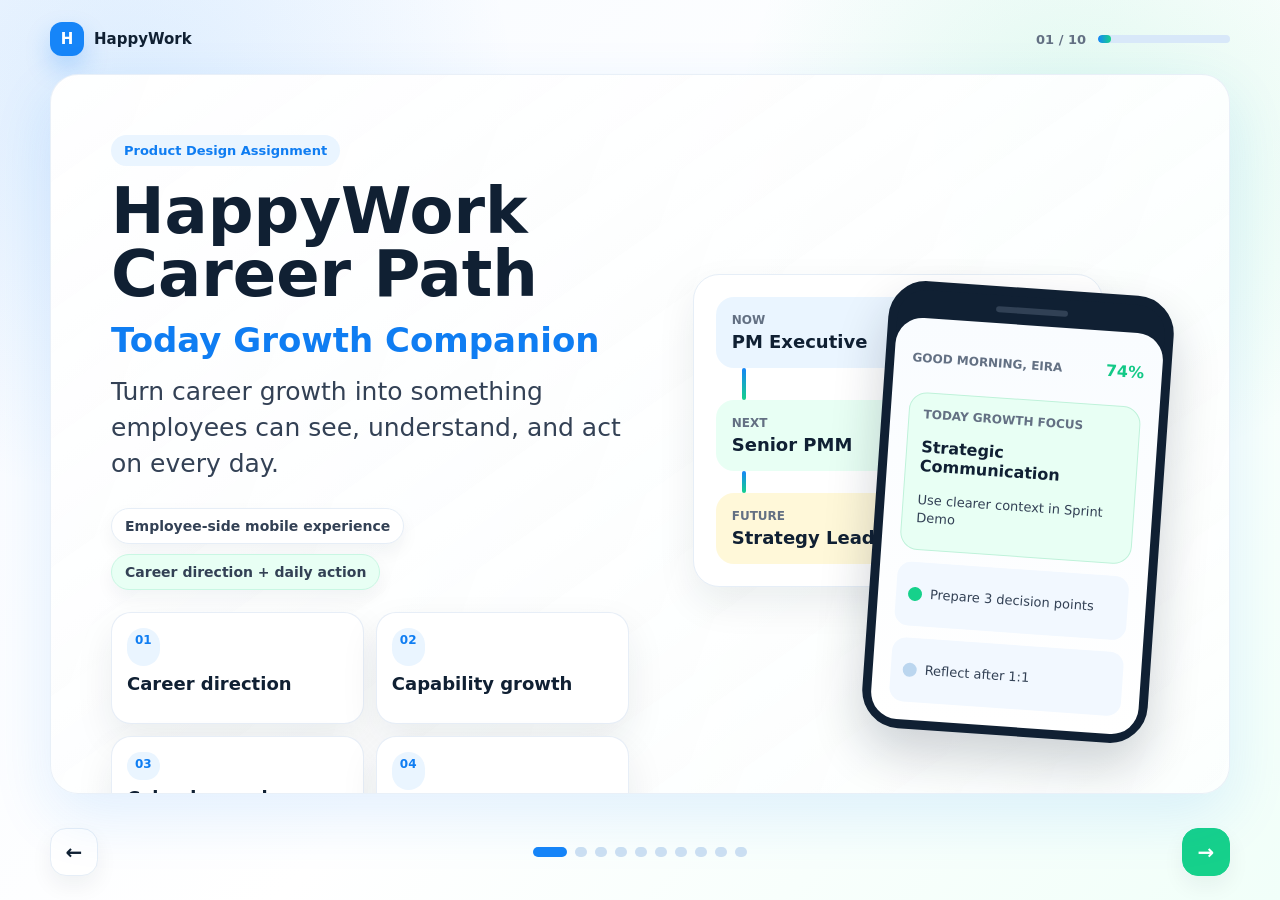
<file: index.html>
<!DOCTYPE html>
<html lang="en">
  <head>
    <meta charset="UTF-8" />
    <meta name="viewport" content="width=device-width, initial-scale=1.0" />
    <meta
      name="description"
      content="HappyWork Career Path - Today Growth Companion product design assignment pitch deck."
    />
    <title>HappyWork Career Path Pitch Deck</title>
    <link rel="icon" href="data:," />
    <link rel="stylesheet" href="styles.css" />
  </head>
  <body>
    <main class="deck-shell" aria-live="polite">
      <div class="deck-topbar">
        <div class="brand-mark" aria-label="HappyWork">
          <span class="brand-icon">H</span>
          <span>HappyWork</span>
        </div>
        <div class="deck-progress">
          <span id="slide-count">01 / 10</span>
          <div class="progress-track" aria-hidden="true">
            <span id="progress-bar"></span>
          </div>
        </div>
      </div>

      <section class="slides" id="slides">
        <!-- Slide 1: Title / Vision -->
        <article class="slide active" data-slide="1" aria-label="Slide 1: Title / Vision">
          <div class="slide-grid hero-grid">
            <div class="slide-copy">
              <span class="eyebrow">Product Design Assignment</span>
              <h1>HappyWork Career Path</h1>
              <h2>Today Growth Companion</h2>
              <p class="lead">
                Turn career growth into something employees can see, understand, and act on every day.
              </p>
              <div class="pill-row">
                <span class="soft-pill">Employee-side mobile experience</span>
                <span class="soft-pill mint">Career direction + daily action</span>
              </div>
              <div class="pillar-grid" aria-label="Growth companion pillars">
                <div class="pillar-card">
                  <span>01</span>
                  <strong>Career direction</strong>
                </div>
                <div class="pillar-card">
                  <span>02</span>
                  <strong>Capability growth</strong>
                </div>
                <div class="pillar-card">
                  <span>03</span>
                  <strong>Calendar work context</strong>
                </div>
                <div class="pillar-card">
                  <span>04</span>
                  <strong>Visible progress</strong>
                </div>
              </div>
            </div>

            <div class="hero-visual" aria-label="Career path and mobile growth concept">
              <div class="path-card">
                <div class="path-node current">
                  <span>Now</span>
                  <strong>PM Executive</strong>
                </div>
                <div class="path-line"></div>
                <div class="path-node target">
                  <span>Next</span>
                  <strong>Senior PMM</strong>
                </div>
                <div class="path-line short"></div>
                <div class="path-node future">
                  <span>Future</span>
                  <strong>Strategy Lead</strong>
                </div>
              </div>
              <div class="mini-phone hero-phone">
                <div class="phone-speaker"></div>
                <div class="phone-screen">
                  <div class="phone-header">
                    <span>Good morning, Eira</span>
                    <b>74%</b>
                  </div>
                  <div class="focus-card">
                    <small>Today Growth Focus</small>
                    <strong>Strategic Communication</strong>
                    <span>Use clearer context in Sprint Demo</span>
                  </div>
                  <div class="action-row">
                    <span class="check-dot"></span>
                    <span>Prepare 3 decision points</span>
                  </div>
                  <div class="action-row">
                    <span class="check-dot muted"></span>
                    <span>Reflect after 1:1</span>
                  </div>
                </div>
              </div>
            </div>
          </div>
        </article>

        <!-- Slide 2: The Problem -->
        <article class="slide" data-slide="2" aria-label="Slide 2: The Problem">
          <div class="slide-copy wide">
            <span class="eyebrow">The Problem</span>
            <h1>Employees want to grow - but do not know what to focus on.</h1>
            <p class="lead">Modern employees are not lacking ambition. They are lacking clarity.</p>
          </div>
          <div class="problem-grid">
            <div class="insight-card">
              <span class="card-icon blue">i</span>
              <h3>Information overload</h3>
              <p>Career advice, AI content, internal goals, and learning links arrive without prioritization.</p>
            </div>
            <div class="insight-card">
              <span class="card-icon mint">?</span>
              <h3>Unclear direction</h3>
              <p>Employees can see role titles, but not the practical growth path between them.</p>
            </div>
            <div class="insight-card">
              <span class="card-icon coral">f</span>
              <h3>Fragmented feedback</h3>
              <p>Feedback, learning, calendar work, and goals live in separate places.</p>
            </div>
            <div class="insight-card">
              <span class="card-icon gold">p</span>
              <h3>Invisible progress</h3>
              <p>Small improvements happen in work, but they rarely become visible or motivating.</p>
            </div>
          </div>
        </article>

        <!-- Slide 3: Persona -->
        <article class="slide" data-slide="3" aria-label="Slide 3: Persona">
          <div class="slide-grid persona-grid">
            <div class="persona-card">
              <div class="avatar" aria-hidden="true">
                <span>E</span>
              </div>
              <h1>Meet Eira</h1>
              <h2>The Quiet Explorer</h2>
              <blockquote>
                "I do not need more motivation. I need clarity about what truly matters."
              </blockquote>
            </div>

            <div class="persona-details">
              <span class="eyebrow">Target User</span>
              <div class="detail-list">
                <span>27 years old</span>
                <span>Product Marketing Executive</span>
                <span>Hybrid office worker</span>
                <span>Mobile-first during the day</span>
                <span>Consumes career, AI, productivity, and business content often</span>
              </div>
              <div class="pain-panel">
                <h3>Pain points</h3>
                <div class="pain-chips">
                  <span>Overwhelmed by content</span>
                  <span>Unsure which skill to prioritize</span>
                  <span>Compares herself silently</span>
                  <span>Wants to know if she is growing in the right direction</span>
                </div>
              </div>
            </div>
          </div>
        </article>

        <!-- Slide 4: Key Insight -->
        <article class="slide" data-slide="4" aria-label="Slide 4: Key Insight">
          <div class="slide-copy wide">
            <span class="eyebrow">Key Insight</span>
            <h1>Career Path needs two axes.</h1>
            <p class="lead">
              Career Path is not only about role progression. It is also about capability maturity.
            </p>
          </div>
          <div class="axis-system">
            <div class="axis-card direction">
              <span class="axis-label">Axis 1</span>
              <h2>Career Direction</h2>
              <p>Where employees can go next.</p>
              <div class="role-ladder">
                <span>Current role</span>
                <span>Target role</span>
                <span>Future role</span>
              </div>
            </div>
            <div class="axis-card capability">
              <span class="axis-label">Axis 2</span>
              <h2>Capability Growth</h2>
              <p>What employees need to build.</p>
              <div class="capability-cloud">
                <span>Communication</span>
                <span>Critical thinking</span>
                <span>Strategic thinking</span>
                <span>Leadership</span>
                <span>AI collaboration</span>
              </div>
            </div>
          </div>
        </article>

        <!-- Slide 5: Product Solution -->
        <article class="slide" data-slide="5" aria-label="Slide 5: Product Solution">
          <div class="slide-grid solution-grid">
            <div class="slide-copy">
              <span class="eyebrow">Product Solution</span>
              <h1>Today Growth Companion</h1>
              <p class="lead">
                Help employees understand where they can go, what they need to build, and what to do today to move forward.
              </p>
              <div class="value-card">
                <strong>Value proposition</strong>
                <span>Career direction connected to capability growth and daily work context.</span>
              </div>
              <div class="not-list" aria-label="Product boundaries">
                <span>Not an OKR tracker</span>
                <span>Not a course marketplace</span>
                <span>Not performance monitoring</span>
              </div>
            </div>
            <div class="solution-stack">
              <div class="solution-step">
                <span>1</span>
                <p>Understand current role</p>
                <small>Clarify where the employee is starting from.</small>
              </div>
              <div class="solution-step">
                <span>2</span>
                <p>Choose target direction</p>
                <small>Show a realistic next role without overload.</small>
              </div>
              <div class="solution-step">
                <span>3</span>
                <p>Identify capability gaps</p>
                <small>Translate role movement into skills to build.</small>
              </div>
              <div class="solution-step active-step">
                <span>4</span>
                <p>Receive daily growth focus</p>
                <small>Connect growth to today's calendar context.</small>
              </div>
              <div class="solution-step">
                <span>5</span>
                <p>Turn feedback into visible progress</p>
                <small>Use reflection and recognition to show movement.</small>
              </div>
            </div>
          </div>
        </article>

        <!-- Slide 6: How It Works -->
        <article class="slide" data-slide="6" aria-label="Slide 6: How It Works">
          <div class="slide-copy wide">
            <span class="eyebrow">How It Works</span>
            <h1>From Career Path to Daily Growth Action</h1>
          </div>
          <div class="flow-strip">
            <div class="flow-node">Current Role</div>
            <div class="flow-node">Target Role</div>
            <div class="flow-node">Required Capabilities</div>
            <div class="flow-node">Skill Gap</div>
            <div class="flow-node focus">Today Growth Focus</div>
            <div class="flow-node">Feedback & Reflection</div>
            <div class="flow-node">Visible Progress</div>
          </div>
          <div class="input-grid">
            <div class="input-card company">Company OKR / KPI focus</div>
            <div class="input-card calendar">Calendar work context</div>
            <div class="input-card feedback">Manager / peer feedback</div>
            <div class="input-card reflection">Personal growth direction</div>
          </div>
        </article>

        <!-- Slide 7: Feature Structure -->
        <article class="slide" data-slide="7" aria-label="Slide 7: Feature Structure">
          <div class="slide-copy wide">
            <span class="eyebrow">Feature Structure</span>
            <h1>Four pages in the system. Two core screens for MVP.</h1>
          </div>
          <div class="sitemap-grid">
            <div class="site-card mvp">
              <span class="mvp-badge">MVP screen 1</span>
              <h2>Career Overview / Home</h2>
              <div class="block-list">
                <span>Greeting</span>
                <span>Career Path Map</span>
                <span>Capabilities</span>
                <span>Today Growth Focus</span>
                <span>Today Schedule</span>
                <span>Recommended Action</span>
              </div>
            </div>
            <div class="site-card mvp">
              <span class="mvp-badge">MVP screen 2</span>
              <h2>Goal & Skill Growth</h2>
              <div class="block-list">
                <span>Goal</span>
                <span>Skill Gap</span>
                <span>Action Checklist</span>
                <span>Feedback Snippet</span>
                <span>Recognized Skills</span>
                <span>Progress</span>
              </div>
            </div>
            <div class="site-card secondary">
              <span>Future page</span>
              <h2>Feedback & Reflection</h2>
              <p>Turn review moments into clear growth signals.</p>
            </div>
            <div class="site-card secondary">
              <span>Future page</span>
              <h2>Reward / Learning Support</h2>
              <p>Connect progress to coaching, recognition, and learning support.</p>
            </div>
          </div>
        </article>

        <!-- Slide 8: Key Screen 1 -->
        <article class="slide" data-slide="8" aria-label="Slide 8: Key Screen 1">
          <div class="screen-slide">
            <div class="slide-copy">
              <span class="eyebrow">Key Screen 1</span>
              <h1>Screen 1 - Career Overview / Home</h1>
              <p class="lead">Where am I, where can I go, and what should I focus on today?</p>
              <div class="screen-notes">
                <span>Orientation first</span>
                <span>Daily focus is specific</span>
                <span>Calendar context makes it actionable</span>
              </div>
            </div>
            <div class="phone-mockup large">
              <div class="phone-speaker"></div>
              <div class="mobile-ui">
                <div class="mobile-greeting">
                  <span>Good Morning, Eira</span>
                  <b>Career Path</b>
                </div>
                <div class="role-card">
                  <small>Current Role</small>
                  <strong>Product Marketing Executive</strong>
                  <div class="role-arrow"></div>
                  <small>Target Role</small>
                  <strong>Senior Product Marketing</strong>
                </div>
                <div class="map-card">
                  <span class="map-dot active"></span>
                  <span class="map-line"></span>
                  <span class="map-dot"></span>
                  <span class="map-line"></span>
                  <span class="map-dot future"></span>
                </div>
                <div class="cap-card">
                  <div>
                    <small>Capability Snapshot</small>
                    <strong>Strategic Communication</strong>
                  </div>
                  <span>2/4</span>
                </div>
                <div class="focus-card">
                  <small>Today Growth Focus</small>
                  <strong>Strategic Communication</strong>
                  <span>Frame demo updates around customer impact.</span>
                </div>
                <div class="schedule-card">
                  <small>Today Schedule</small>
                  <span>Sprint Demo - 10:30</span>
                  <span>1:1 with Manager - 15:00</span>
                </div>
                <button class="mobile-cta">Prepare talking points</button>
              </div>
            </div>
          </div>
        </article>

        <!-- Slide 9: Key Screen 2 -->
        <article class="slide" data-slide="9" aria-label="Slide 9: Key Screen 2">
          <div class="screen-slide reverse">
            <div class="phone-mockup large">
              <div class="phone-speaker"></div>
              <div class="mobile-ui">
                <div class="mobile-greeting compact">
                  <span>Goal & Skill Growth</span>
                  <b>42%</b>
                </div>
                <div class="goal-card">
                  <small>Goal</small>
                  <strong>Improve Strategic Communication</strong>
                </div>
                <div class="level-card">
                  <div>
                    <small>Skill Gap</small>
                    <strong>Current level 2 / Target level 4</strong>
                  </div>
                  <div class="level-bars">
                    <span class="filled"></span>
                    <span class="filled"></span>
                    <span></span>
                    <span></span>
                  </div>
                </div>
                <div class="checklist-card">
                  <small>Action Checklist</small>
                  <label><input type="checkbox" checked /> Add customer context</label>
                  <label><input type="checkbox" /> Share decision options</label>
                  <label><input type="checkbox" /> Ask for manager feedback</label>
                </div>
                <div class="feedback-snippet">
                  <small>Feedback Snippet</small>
                  <span>"Your demo was clear. Next, connect the impact to Q3 priority."</span>
                </div>
                <div class="tag-row">
                  <span>Storytelling</span>
                  <span>Clarity</span>
                  <span>Customer impact</span>
                </div>
                <div class="month-progress">
                  <small>Progress this month</small>
                  <div class="progress-track small"><span></span></div>
                </div>
                <div class="reward-card">Unlock 1 Coaching Hour</div>
              </div>
            </div>
            <div class="slide-copy">
              <span class="eyebrow">Key Screen 2</span>
              <h1>Screen 2 - Goal & Skill Growth</h1>
              <p class="lead">How do I grow this skill?</p>
              <div class="screen-notes">
                <span>Clear gap</span>
                <span>Small actions</span>
                <span>Feedback becomes progress</span>
              </div>
            </div>
          </div>
        </article>

        <!-- Slide 10: Why It Matters -->
        <article class="slide" data-slide="10" aria-label="Slide 10: Why It Matters">
          <div class="slide-copy wide center">
            <span class="eyebrow">Why This Matters</span>
            <h1>Growth should happen within the flow of work, not outside of it.</h1>
          </div>
          <div class="value-grid">
            <div class="value-column employee">
              <h2>Value for Employees</h2>
              <ul>
                <li>Clearer career direction</li>
                <li>Reduced overwhelm</li>
                <li>Visible progress</li>
                <li>More actionable growth</li>
              </ul>
            </div>
            <div class="value-column hr">
              <h2>Value for Managers / HR</h2>
              <ul>
                <li>Better development conversations</li>
                <li>Clearer capability gaps</li>
                <li>Stronger employee engagement</li>
                <li>Growth aligned with company direction</li>
              </ul>
            </div>
          </div>
          <div class="closing-card">
            <span>Career direction</span>
            <span>Capability growth</span>
            <span>Work context</span>
            <span>Visible progress</span>
          </div>
        </article>
      </section>

      <div class="deck-controls" aria-label="Slide controls">
        <button class="nav-button" id="prev-slide" aria-label="Previous slide">
          <span aria-hidden="true">&larr;</span>
        </button>
        <div class="slide-dots" id="slide-dots" aria-label="Slide progress"></div>
        <button class="nav-button primary" id="next-slide" aria-label="Next slide">
          <span aria-hidden="true">&rarr;</span>
        </button>
      </div>
    </main>

    <script src="script.js"></script>
  </body>
</html>
</file>
<file: styles.css>
:root {
  --primary: #1685F8;
  --primary-dark: #0F7DF2;
  --primary-light: #EAF5FF;
  --cta: #16D18B;
  --cta-dark: #13C987;
  --cta-light: #E8FFF4;
  --text-title: #102033;
  --text-body: #334155;
  --text-muted: #637083;
  --text-placeholder: #AAB8C7;
  --background: #F6FAFF;
  --surface: #FFFFFF;
  --border: #E6EEF7;
  --growth-focus-bg: #E8FFF4;
  --company-focus-bg: #EAF5FF;
  --feedback-bg: #FFF0F0;
  --reflection-bg: #F4EDFF;
  --reward-bg: #FFF8D9;
  --recognition-bg: #FFF9CC;
  --coral: #FF7D7D;
  --violet: #8B5CF6;
  --gold: #F8C73E;
  --ink: #102033;
  --shadow-soft: 0 22px 60px rgba(22, 133, 248, 0.12);
  --shadow-card: 0 16px 38px rgba(16, 32, 51, 0.08);
  --radius-lg: 28px;
  --radius-md: 20px;
  --radius-sm: 14px;
  --slide-width: min(1180px, calc(100vw - 48px));
  --slide-height: min(720px, calc(100vh - 150px));
}

* {
  box-sizing: border-box;
}

html {
  min-height: 100%;
}

body {
  min-height: 100vh;
  margin: 0;
  background:
    radial-gradient(circle at 10% 12%, rgba(22, 133, 248, 0.12), transparent 28%),
    radial-gradient(circle at 84% 16%, rgba(22, 209, 139, 0.14), transparent 26%),
    linear-gradient(135deg, var(--background), #FFFFFF 54%, #F1FFF9);
  color: var(--text-body);
  font-family: Inter, ui-sans-serif, system-ui, -apple-system, BlinkMacSystemFont, "Segoe UI", sans-serif;
}

button,
input {
  font: inherit;
}

button {
  cursor: pointer;
}

.deck-shell {
  display: grid;
  grid-template-rows: auto 1fr auto;
  gap: 18px;
  min-height: 100vh;
  padding: 22px 24px 24px;
}

.deck-topbar,
.deck-controls {
  width: var(--slide-width);
  margin: 0 auto;
}

.deck-topbar {
  display: flex;
  align-items: center;
  justify-content: space-between;
  gap: 18px;
}

.brand-mark {
  display: inline-flex;
  align-items: center;
  gap: 10px;
  color: var(--text-title);
  font-size: 15px;
  font-weight: 800;
}

.brand-icon {
  display: grid;
  width: 34px;
  height: 34px;
  place-items: center;
  border-radius: 12px;
  background: var(--primary);
  color: #FFFFFF;
  box-shadow: 0 12px 24px rgba(22, 133, 248, 0.25);
}

.deck-progress {
  display: inline-flex;
  align-items: center;
  gap: 12px;
  color: var(--text-muted);
  font-size: 13px;
  font-weight: 700;
}

.progress-track {
  width: 132px;
  height: 8px;
  overflow: hidden;
  border-radius: 999px;
  background: #D8E8F9;
}

.progress-track span {
  display: block;
  width: 10%;
  height: 100%;
  border-radius: inherit;
  background: linear-gradient(90deg, var(--primary), var(--cta));
  transition: width 220ms ease;
}

.slides {
  position: relative;
  display: grid;
  width: var(--slide-width);
  height: var(--slide-height);
  min-height: 560px;
  margin: 0 auto;
}

.slide {
  position: absolute;
  inset: 0;
  display: none;
  overflow: hidden;
  padding: clamp(32px, 5vw, 60px);
  border: 1px solid rgba(230, 238, 247, 0.85);
  border-radius: var(--radius-lg);
  background:
    linear-gradient(145deg, rgba(255, 255, 255, 0.96), rgba(255, 255, 255, 0.82)),
    linear-gradient(110deg, rgba(234, 245, 255, 0.72), rgba(232, 255, 244, 0.52));
  box-shadow: var(--shadow-soft);
}

.slide.active {
  display: block;
  animation: slideIn 220ms ease both;
}

@keyframes slideIn {
  from {
    opacity: 0;
    transform: translateY(10px);
  }

  to {
    opacity: 1;
    transform: translateY(0);
  }
}

.slide-grid {
  display: grid;
  grid-template-columns: minmax(0, 1fr) minmax(320px, 0.92fr);
  gap: clamp(28px, 5vw, 64px);
  height: 100%;
  align-items: center;
}

.slide-copy {
  max-width: 620px;
}

.slide-copy.wide {
  max-width: 880px;
}

.slide-copy.center {
  margin: 0 auto;
  text-align: center;
}

.eyebrow {
  display: inline-flex;
  margin-bottom: 14px;
  padding: 8px 13px;
  border-radius: 999px;
  background: var(--primary-light);
  color: var(--primary-dark);
  font-size: 13px;
  font-weight: 800;
  letter-spacing: 0;
}

h1,
h2,
h3,
p {
  margin-top: 0;
}

h1 {
  margin-bottom: 16px;
  color: var(--text-title);
  font-size: clamp(38px, 5vw, 64px);
  line-height: 0.98;
  letter-spacing: 0;
}

h2 {
  margin-bottom: 14px;
  color: var(--primary-dark);
  font-size: clamp(24px, 3vw, 34px);
  line-height: 1.12;
  letter-spacing: 0;
}

h3 {
  margin-bottom: 8px;
  color: var(--text-title);
  font-size: 20px;
  line-height: 1.2;
}

.lead {
  max-width: 720px;
  margin-bottom: 26px;
  color: var(--text-body);
  font-size: clamp(19px, 2vw, 25px);
  line-height: 1.45;
}

.pill-row,
.pain-chips,
.screen-notes,
.tag-row {
  display: flex;
  flex-wrap: wrap;
  gap: 10px;
}

.soft-pill,
.pain-chips span,
.screen-notes span,
.tag-row span {
  display: inline-flex;
  align-items: center;
  min-height: 36px;
  padding: 9px 13px;
  border: 1px solid var(--border);
  border-radius: 999px;
  background: var(--surface);
  color: var(--text-body);
  font-size: 14px;
  font-weight: 700;
  box-shadow: 0 8px 18px rgba(16, 32, 51, 0.05);
}

.soft-pill.mint,
.screen-notes span:nth-child(2),
.tag-row span {
  background: var(--cta-light);
  border-color: #C9F7E3;
}

.pillar-grid {
  display: grid;
  grid-template-columns: repeat(2, minmax(0, 1fr));
  gap: 12px;
  max-width: 620px;
  margin-top: 22px;
}

.pillar-card {
  display: grid;
  gap: 8px;
  min-height: 112px;
  padding: 15px;
  border: 1px solid rgba(230, 238, 247, 0.95);
  border-radius: 20px;
  background: var(--surface);
  box-shadow: var(--shadow-card);
}

.pillar-card span {
  width: fit-content;
  padding: 5px 8px;
  border-radius: 999px;
  background: var(--primary-light);
  color: var(--primary-dark);
  font-size: 12px;
  font-weight: 900;
}

.pillar-card strong {
  color: var(--text-title);
  font-size: 18px;
  line-height: 1.12;
}

.hero-visual {
  position: relative;
  min-height: 500px;
}

.path-card {
  position: absolute;
  top: 32px;
  left: 0;
  width: min(410px, 100%);
  padding: 22px;
  border: 1px solid var(--border);
  border-radius: 26px;
  background: var(--surface);
  box-shadow: var(--shadow-card);
}

.path-node {
  display: grid;
  gap: 4px;
  padding: 16px;
  border-radius: 18px;
  background: var(--company-focus-bg);
}

.path-node span,
.phone-header span,
.focus-card small,
.role-card small,
.cap-card small,
.schedule-card small,
.goal-card small,
.level-card small,
.checklist-card small,
.feedback-snippet small,
.month-progress small {
  color: var(--text-muted);
  font-size: 12px;
  font-weight: 800;
  text-transform: uppercase;
}

.path-node strong {
  color: var(--text-title);
  font-size: 18px;
}

.path-node.target {
  background: var(--growth-focus-bg);
}

.path-node.future {
  background: var(--reward-bg);
}

.path-line {
  width: 4px;
  height: 32px;
  margin: 0 0 0 26px;
  border-radius: 999px;
  background: linear-gradient(var(--primary), var(--cta));
}

.path-line.short {
  height: 22px;
}

.mini-phone,
.phone-mockup {
  width: 286px;
  border: 9px solid #102033;
  border-radius: 38px;
  background: #102033;
  box-shadow: 0 24px 50px rgba(16, 32, 51, 0.2);
}

.hero-phone {
  position: absolute;
  right: 8px;
  bottom: 6px;
  transform: rotate(4deg);
}

.phone-speaker {
  width: 72px;
  height: 6px;
  margin: 11px auto;
  border-radius: 999px;
  background: #314155;
}

.phone-screen,
.mobile-ui {
  display: grid;
  gap: 12px;
  min-height: 402px;
  padding: 18px;
  border-radius: 27px;
  background: linear-gradient(180deg, #F9FCFF, #FFFFFF);
}

.phone-header,
.cap-card,
.mobile-greeting,
.level-card {
  display: flex;
  align-items: center;
  justify-content: space-between;
  gap: 12px;
}

.phone-header b {
  color: var(--cta-dark);
}

.focus-card,
.role-card,
.map-card,
.cap-card,
.schedule-card,
.goal-card,
.level-card,
.checklist-card,
.feedback-snippet,
.month-progress,
.reward-card {
  display: grid;
  gap: 8px;
  padding: 14px;
  border: 1px solid var(--border);
  border-radius: 18px;
  background: var(--surface);
}

.focus-card {
  border-color: #BFF2DA;
  background: var(--growth-focus-bg);
}

.focus-card strong,
.goal-card strong,
.level-card strong {
  color: var(--text-title);
  font-size: 16px;
}

.focus-card span,
.action-row span:last-child,
.schedule-card span,
.feedback-snippet span {
  color: var(--text-body);
  font-size: 13px;
  line-height: 1.35;
}

.action-row {
  display: flex;
  align-items: center;
  gap: 8px;
  padding: 11px 12px;
  border-radius: 14px;
  background: #F2F8FF;
}

.check-dot {
  width: 14px;
  height: 14px;
  border-radius: 999px;
  background: var(--cta);
}

.check-dot.muted {
  background: #BBD6EF;
}

.problem-grid {
  display: grid;
  grid-template-columns: repeat(4, minmax(0, 1fr));
  gap: 18px;
  margin-top: 44px;
}

.insight-card {
  min-height: 258px;
  padding: 24px;
  border: 1px solid var(--border);
  border-radius: 24px;
  background: var(--surface);
  box-shadow: var(--shadow-card);
}

.insight-card p {
  margin-bottom: 0;
  color: var(--text-muted);
  font-size: 16px;
  line-height: 1.5;
}

.card-icon {
  display: grid;
  width: 46px;
  height: 46px;
  margin-bottom: 22px;
  place-items: center;
  border-radius: 16px;
  color: var(--text-title);
  font-weight: 900;
}

.card-icon.blue {
  background: var(--company-focus-bg);
  color: var(--primary-dark);
}

.card-icon.mint {
  background: var(--growth-focus-bg);
  color: var(--cta-dark);
}

.card-icon.coral {
  background: var(--feedback-bg);
  color: #DB5757;
}

.card-icon.gold {
  background: var(--reward-bg);
  color: #AD7C00;
}

.persona-grid {
  grid-template-columns: minmax(310px, 0.88fr) minmax(0, 1fr);
}

.persona-card {
  padding: 34px;
  border: 1px solid var(--border);
  border-radius: 28px;
  background:
    linear-gradient(180deg, rgba(234, 245, 255, 0.86), rgba(232, 255, 244, 0.72)),
    var(--surface);
  box-shadow: var(--shadow-card);
}

.avatar {
  display: grid;
  width: 108px;
  height: 108px;
  margin-bottom: 24px;
  place-items: center;
  border-radius: 34px;
  background: var(--surface);
  box-shadow: 0 18px 34px rgba(22, 133, 248, 0.14);
}

.avatar span {
  display: grid;
  width: 74px;
  height: 74px;
  place-items: center;
  border-radius: 26px;
  background: linear-gradient(135deg, var(--primary), var(--cta));
  color: #FFFFFF;
  font-size: 38px;
  font-weight: 900;
}

blockquote {
  margin: 34px 0 0;
  padding: 24px;
  border-left: 5px solid var(--cta);
  border-radius: 18px;
  background: var(--surface);
  color: var(--text-title);
  font-size: 24px;
  font-weight: 800;
  line-height: 1.28;
}

.detail-list {
  display: grid;
  gap: 12px;
  margin-bottom: 24px;
}

.detail-list span {
  padding: 16px 18px;
  border: 1px solid var(--border);
  border-radius: 16px;
  background: var(--surface);
  color: var(--text-body);
  font-size: 17px;
  font-weight: 700;
  box-shadow: 0 8px 18px rgba(16, 32, 51, 0.04);
}

.pain-panel {
  padding: 22px;
  border-radius: 22px;
  background: var(--reflection-bg);
}

.axis-system {
  display: grid;
  grid-template-columns: repeat(2, minmax(0, 1fr));
  gap: 28px;
  margin-top: 38px;
}

.axis-card {
  min-height: 330px;
  padding: 30px;
  border: 1px solid var(--border);
  border-radius: 28px;
  background: var(--surface);
  box-shadow: var(--shadow-card);
}

.axis-card.direction {
  background: linear-gradient(180deg, var(--company-focus-bg), #FFFFFF 68%);
}

.axis-card.capability {
  background: linear-gradient(180deg, var(--growth-focus-bg), #FFFFFF 68%);
}

.axis-label,
.mvp-badge,
.site-card.secondary span {
  display: inline-flex;
  width: fit-content;
  margin-bottom: 14px;
  padding: 7px 11px;
  border-radius: 999px;
  background: rgba(255, 255, 255, 0.82);
  color: var(--text-muted);
  font-size: 12px;
  font-weight: 900;
  text-transform: uppercase;
}

.role-ladder {
  display: grid;
  gap: 14px;
  margin-top: 28px;
}

.role-ladder span {
  position: relative;
  padding: 15px 16px 15px 42px;
  border-radius: 16px;
  background: var(--surface);
  color: var(--text-title);
  font-weight: 800;
}

.role-ladder span::before {
  position: absolute;
  left: 16px;
  top: 50%;
  width: 12px;
  height: 12px;
  border-radius: 999px;
  background: var(--primary);
  content: "";
  transform: translateY(-50%);
}

.role-ladder span:nth-child(2)::before {
  background: var(--cta);
}

.role-ladder span:nth-child(3)::before {
  background: var(--gold);
}

.capability-cloud {
  display: flex;
  flex-wrap: wrap;
  gap: 12px;
  margin-top: 30px;
}

.capability-cloud span {
  padding: 12px 14px;
  border-radius: 999px;
  background: var(--surface);
  color: var(--text-title);
  font-weight: 800;
  box-shadow: 0 8px 20px rgba(16, 32, 51, 0.06);
}

.solution-grid {
  grid-template-columns: minmax(0, 0.9fr) minmax(360px, 1fr);
}

.value-card {
  display: grid;
  gap: 8px;
  max-width: 510px;
  padding: 22px;
  border: 1px solid #C9F7E3;
  border-radius: 22px;
  background: var(--cta-light);
  color: var(--text-body);
}

.value-card strong {
  color: var(--text-title);
  font-size: 18px;
}

.not-list {
  display: flex;
  flex-wrap: wrap;
  gap: 9px;
  margin-top: 16px;
}

.not-list span {
  padding: 9px 12px;
  border: 1px solid var(--border);
  border-radius: 999px;
  background: var(--surface);
  color: var(--text-muted);
  font-size: 13px;
  font-weight: 800;
}

.solution-stack {
  display: grid;
  gap: 14px;
}

.solution-step {
  display: grid;
  grid-template-columns: 46px 1fr;
  align-items: center;
  gap: 14px;
  min-height: 86px;
  padding: 14px 18px;
  border: 1px solid var(--border);
  border-radius: 20px;
  background: var(--surface);
  box-shadow: var(--shadow-card);
}

.solution-step span {
  display: grid;
  width: 44px;
  height: 44px;
  place-items: center;
  border-radius: 15px;
  background: var(--primary-light);
  color: var(--primary-dark);
  font-weight: 900;
}

.solution-step p {
  margin: 0;
  color: var(--text-title);
  font-size: 18px;
  font-weight: 800;
}

.solution-step small {
  display: block;
  grid-column: 2;
  margin-top: 5px;
  color: var(--text-muted);
  font-size: 13px;
  font-weight: 800;
  line-height: 1.3;
}

.solution-step.active-step {
  border-color: #BFF2DA;
  background: var(--growth-focus-bg);
}

.solution-step.active-step span {
  background: var(--cta);
  color: #FFFFFF;
}

.flow-strip {
  display: grid;
  grid-template-columns: repeat(7, minmax(0, 1fr));
  gap: 10px;
  margin-top: 40px;
}

.flow-node {
  position: relative;
  display: grid;
  min-height: 116px;
  place-items: center;
  padding: 18px 12px;
  border: 1px solid var(--border);
  border-radius: 20px;
  background: var(--surface);
  color: var(--text-title);
  font-size: 15px;
  font-weight: 900;
  line-height: 1.2;
  text-align: center;
  box-shadow: 0 10px 20px rgba(16, 32, 51, 0.06);
}

.flow-node:not(:last-child)::after {
  position: absolute;
  right: -8px;
  top: 50%;
  z-index: 2;
  width: 14px;
  height: 14px;
  border-right: 3px solid var(--primary);
  border-bottom: 3px solid var(--primary);
  content: "";
  transform: translateY(-50%) rotate(-45deg);
}

.flow-node.focus {
  border-color: #BFF2DA;
  background: var(--growth-focus-bg);
  color: #075E40;
}

.input-grid {
  display: grid;
  grid-template-columns: repeat(4, minmax(0, 1fr));
  gap: 16px;
  margin-top: 34px;
}

.input-card {
  min-height: 108px;
  padding: 20px;
  border-radius: 20px;
  color: var(--text-title);
  font-weight: 900;
  line-height: 1.25;
}

.input-card.company {
  background: var(--company-focus-bg);
}

.input-card.calendar {
  background: var(--growth-focus-bg);
}

.input-card.feedback {
  background: var(--feedback-bg);
}

.input-card.reflection {
  background: var(--reflection-bg);
}

.sitemap-grid {
  display: grid;
  grid-template-columns: repeat(4, minmax(0, 1fr));
  gap: 18px;
  margin-top: 32px;
}

.site-card {
  min-height: 392px;
  padding: 23px;
  border: 1px solid var(--border);
  border-radius: 24px;
  background: var(--surface);
  box-shadow: var(--shadow-card);
}

.site-card h2 {
  color: var(--text-title);
  font-size: 24px;
}

.site-card.mvp {
  border-color: #BBDDFB;
  background: linear-gradient(180deg, #FFFFFF, var(--company-focus-bg));
}

.site-card.secondary {
  display: flex;
  flex-direction: column;
  justify-content: space-between;
  background: #FBFDFF;
}

.site-card.secondary p {
  color: var(--text-muted);
  font-size: 17px;
  line-height: 1.45;
}

.block-list {
  display: grid;
  gap: 9px;
}

.block-list span {
  padding: 10px 12px;
  border-radius: 13px;
  background: var(--surface);
  color: var(--text-body);
  font-size: 14px;
  font-weight: 800;
}

.screen-slide {
  display: grid;
  grid-template-columns: minmax(0, 0.92fr) minmax(330px, 430px);
  gap: clamp(28px, 5vw, 70px);
  height: 100%;
  align-items: center;
}

.screen-slide.reverse {
  grid-template-columns: minmax(330px, 430px) minmax(0, 0.92fr);
}

.phone-mockup.large {
  width: min(372px, 100%);
  margin: 0 auto;
  border-width: 10px;
  border-radius: 42px;
}

.phone-mockup.large .mobile-ui {
  min-height: 540px;
  padding: 20px;
}

.mobile-greeting span,
.mobile-greeting b {
  color: var(--text-title);
  font-weight: 900;
}

.mobile-greeting.compact {
  padding-bottom: 2px;
}

.role-card {
  background: var(--company-focus-bg);
}

.role-arrow {
  width: 3px;
  height: 18px;
  margin-left: 14px;
  border-radius: 999px;
  background: var(--primary);
}

.map-card {
  grid-template-columns: auto 1fr auto 1fr auto;
  align-items: center;
  gap: 8px;
  background: #FBFDFF;
}

.map-dot {
  width: 17px;
  height: 17px;
  border: 4px solid #BBDDFB;
  border-radius: 999px;
  background: #FFFFFF;
}

.map-dot.active {
  border-color: var(--primary);
  background: var(--primary);
}

.map-dot.future {
  border-color: var(--cta);
}

.map-line {
  height: 4px;
  border-radius: 999px;
  background: #CFE5FA;
}

.cap-card span {
  display: grid;
  width: 44px;
  height: 44px;
  place-items: center;
  border-radius: 14px;
  background: var(--primary-light);
  color: var(--primary-dark);
  font-weight: 900;
}

.mobile-cta {
  min-height: 48px;
  border: 0;
  border-radius: 16px;
  background: var(--cta);
  color: #FFFFFF;
  font-weight: 900;
  box-shadow: 0 12px 22px rgba(22, 209, 139, 0.26);
}

.goal-card {
  background: var(--company-focus-bg);
}

.level-bars {
  display: flex;
  gap: 4px;
}

.level-bars span {
  width: 24px;
  height: 9px;
  border-radius: 999px;
  background: #D6E7F7;
}

.level-bars .filled {
  background: var(--cta);
}

.checklist-card label {
  display: flex;
  align-items: center;
  gap: 8px;
  color: var(--text-body);
  font-size: 13px;
  font-weight: 700;
}

.checklist-card input {
  width: 16px;
  height: 16px;
  accent-color: var(--cta);
}

.feedback-snippet {
  background: var(--feedback-bg);
}

.month-progress .progress-track.small {
  width: 100%;
  height: 9px;
  background: #DCEBFA;
}

.month-progress .progress-track.small span {
  width: 42%;
}

.reward-card {
  justify-items: center;
  border-color: #F6E28B;
  background: var(--reward-bg);
  color: #8A6500;
  font-weight: 900;
}

.value-grid {
  display: grid;
  grid-template-columns: repeat(2, minmax(0, 1fr));
  gap: 28px;
  margin-top: 36px;
}

.value-column {
  min-height: 292px;
  padding: 32px;
  border: 1px solid var(--border);
  border-radius: 28px;
  box-shadow: var(--shadow-card);
}

.value-column.employee {
  background: linear-gradient(180deg, var(--growth-focus-bg), #FFFFFF);
}

.value-column.hr {
  background: linear-gradient(180deg, var(--company-focus-bg), #FFFFFF);
}

.value-column h2 {
  color: var(--text-title);
}

.value-column ul {
  display: grid;
  gap: 14px;
  margin: 22px 0 0;
  padding: 0;
  list-style: none;
}

.value-column li {
  position: relative;
  padding-left: 28px;
  color: var(--text-body);
  font-size: 19px;
  font-weight: 800;
}

.value-column li::before {
  position: absolute;
  left: 0;
  top: 5px;
  width: 14px;
  height: 14px;
  border-radius: 999px;
  background: var(--cta);
  content: "";
}

.value-column.hr li::before {
  background: var(--primary);
}

.closing-card {
  display: flex;
  flex-wrap: wrap;
  justify-content: center;
  gap: 12px;
  margin: 30px auto 0;
}

.closing-card span {
  padding: 13px 16px;
  border-radius: 999px;
  background: var(--surface);
  color: var(--text-title);
  font-weight: 900;
  box-shadow: 0 10px 22px rgba(16, 32, 51, 0.06);
}

.deck-controls {
  display: grid;
  grid-template-columns: 48px 1fr 48px;
  align-items: center;
  gap: 16px;
}

.nav-button {
  display: grid;
  width: 48px;
  height: 48px;
  place-items: center;
  border: 1px solid var(--border);
  border-radius: 16px;
  background: var(--surface);
  color: var(--text-title);
  font-size: 20px;
  font-weight: 900;
  box-shadow: 0 10px 22px rgba(16, 32, 51, 0.06);
}

.nav-button.primary {
  border-color: var(--cta);
  background: var(--cta);
  color: #FFFFFF;
}

.slide-dots {
  display: flex;
  align-items: center;
  justify-content: center;
  gap: 8px;
}

.slide-dot {
  width: 10px;
  height: 10px;
  border: 0;
  border-radius: 999px;
  background: #CDE0F2;
  transition: width 180ms ease, background 180ms ease;
}

.slide-dot.active {
  width: 34px;
  background: var(--primary);
}

@media (max-width: 980px) {
  :root {
    --slide-height: auto;
  }

  .deck-shell {
    min-height: 100vh;
    padding: 16px;
  }

  .deck-topbar,
  .deck-controls,
  .slides {
    width: min(100%, 760px);
  }

  .slides {
    min-height: 720px;
  }

  .slide {
    position: relative;
    min-height: 720px;
    overflow: visible;
  }

  .slide-grid,
  .hero-grid,
  .persona-grid,
  .solution-grid,
  .screen-slide,
  .screen-slide.reverse {
    grid-template-columns: 1fr;
  }

  .hero-visual {
    min-height: 560px;
  }

  .problem-grid,
  .axis-system,
  .input-grid,
  .sitemap-grid,
  .value-grid {
    grid-template-columns: repeat(2, minmax(0, 1fr));
  }

  .flow-strip {
    grid-template-columns: 1fr;
  }

  .flow-node {
    min-height: 72px;
  }

  .flow-node:not(:last-child)::after {
    right: 50%;
    top: auto;
    bottom: -8px;
    transform: translateX(50%) rotate(45deg);
  }
}

@media (max-height: 820px) and (min-width: 981px) {
  .slide {
    padding: 36px;
  }

  h1 {
    font-size: clamp(36px, 4vw, 48px);
  }

  h2 {
    font-size: clamp(22px, 2.4vw, 28px);
  }

  .lead {
    margin-bottom: 18px;
    font-size: 18px;
  }

  .problem-grid,
  .axis-system,
  .flow-strip,
  .input-grid,
  .sitemap-grid,
  .value-grid {
    margin-top: 22px;
  }

  .insight-card {
    min-height: 214px;
    padding: 20px;
  }

  .insight-card p {
    font-size: 14px;
  }

  .axis-card {
    min-height: 284px;
    padding: 24px;
  }

  .solution-stack {
    gap: 8px;
  }

  .solution-step {
    min-height: 64px;
  }

  .solution-step small {
    font-size: 12px;
  }

  .flow-node {
    min-height: 92px;
    font-size: 13px;
  }

  .input-card {
    min-height: 86px;
    padding: 16px;
  }

  .site-card {
    min-height: 316px;
    padding: 18px;
  }

  .site-card h2 {
    font-size: 20px;
  }

  .block-list {
    gap: 7px;
  }

  .block-list span {
    padding: 8px 10px;
    font-size: 12px;
  }

  .persona-card {
    padding: 26px;
  }

  .avatar {
    width: 90px;
    height: 90px;
    margin-bottom: 18px;
  }

  .avatar span {
    width: 62px;
    height: 62px;
    font-size: 32px;
  }

  blockquote {
    margin-top: 18px;
    padding: 18px;
    font-size: 20px;
  }

  .detail-list {
    gap: 8px;
    margin-bottom: 16px;
  }

  .detail-list span {
    padding: 12px 14px;
    font-size: 15px;
  }

  .pain-panel {
    padding: 18px;
  }

  .screen-slide,
  .screen-slide.reverse {
    grid-template-columns: minmax(0, 0.95fr) minmax(280px, 340px);
    gap: 32px;
  }

  .phone-mockup.large {
    width: min(310px, 100%);
    border-width: 8px;
    border-radius: 36px;
    transform: scale(0.9);
  }

  .phone-mockup.large .mobile-ui {
    min-height: 360px;
    gap: 6px;
    padding: 12px;
    border-radius: 24px;
  }

  .focus-card,
  .role-card,
  .map-card,
  .cap-card,
  .schedule-card,
  .goal-card,
  .level-card,
  .checklist-card,
  .feedback-snippet,
  .month-progress,
  .reward-card {
    gap: 4px;
    padding: 8px;
    border-radius: 12px;
  }

  .phone-speaker {
    margin: 6px auto;
  }

  .focus-card strong,
  .goal-card strong,
  .level-card strong {
    font-size: 14px;
  }

  .focus-card span,
  .action-row span:last-child,
  .schedule-card span,
  .feedback-snippet span,
  .checklist-card label {
    font-size: 12px;
  }

  .tag-row {
    gap: 6px;
  }

  .tag-row span {
    min-height: 28px;
    padding: 6px 9px;
    font-size: 11px;
  }

  .value-column {
    min-height: 230px;
    padding: 24px;
  }

  .value-column li {
    font-size: 16px;
  }
}

@media (max-width: 640px) {
  .deck-topbar {
    align-items: flex-start;
    flex-direction: column;
  }

  .deck-progress {
    width: 100%;
    justify-content: space-between;
  }

  .progress-track {
    flex: 1;
  }

  .slides {
    min-height: 760px;
  }

  .slide {
    padding: 26px 20px;
    border-radius: 22px;
  }

  h1 {
    font-size: clamp(34px, 13vw, 46px);
  }

  h2 {
    font-size: 24px;
  }

  .lead {
    font-size: 18px;
  }

  .problem-grid,
  .axis-system,
  .input-grid,
  .sitemap-grid,
  .value-grid {
    grid-template-columns: 1fr;
  }

  .hero-visual {
    min-height: 660px;
  }

  .path-card {
    position: relative;
    top: auto;
  }

  .hero-phone {
    position: relative;
    right: auto;
    bottom: auto;
    margin: 22px auto 0;
    transform: none;
  }

  .phone-mockup.large {
    width: min(100%, 340px);
  }

  .slide-dots {
    gap: 5px;
  }

  .slide-dot {
    width: 8px;
    height: 8px;
  }

  .slide-dot.active {
    width: 24px;
  }
}

@media print {
  body {
    background: #FFFFFF;
  }

  .deck-shell {
    display: block;
    padding: 0;
  }

  .deck-topbar,
  .deck-controls {
    display: none;
  }

  .slides {
    display: block;
    width: 100%;
    height: auto;
    min-height: 0;
  }

  .slide {
    position: relative;
    display: block !important;
    width: 100%;
    min-height: 100vh;
    margin: 0;
    padding: 38px;
    overflow: hidden;
    break-after: page;
    border: 0;
    border-radius: 0;
    box-shadow: none;
  }

  .slide.active {
    animation: none;
  }
}
</file>
